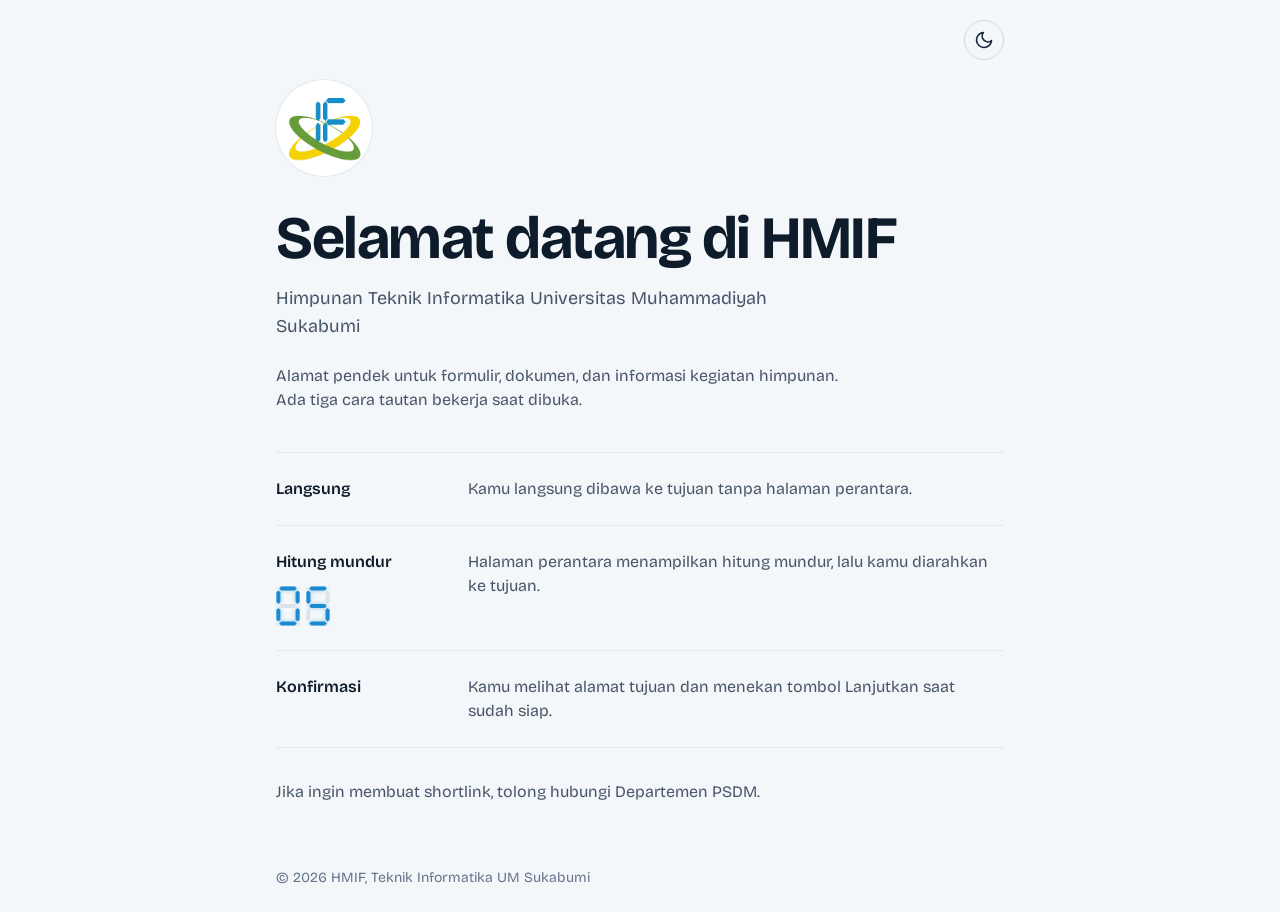
<file: index.html>
<!doctype html><html lang="id"><head><meta charset="utf-8"><meta name="viewport" content="width=device-width,initial-scale=1"><script>!function(){try{var e=localStorage.getItem("hmif-theme"),t=e?"dark"===e:window.matchMedia("(prefers-color-scheme: dark)").matches;document.documentElement.classList.toggle("dark",t)}catch(e){}}()</script><title>Selamat datang di HMIF | Teknik Informatika UM Sukabumi</title><meta name="description" content="Selamat datang di HMIF, Himpunan Teknik Informatika Universitas Muhammadiyah Sukabumi. Alamat pendek untuk formulir, dokumen, dan informasi kegiatan himpunan. Ada tiga cara tautan bekerja saat dibuka."><meta name="robots" content="index, follow"><meta name="theme-color" content="#1b8ad0"><meta property="og:site_name" content="HMIF"><meta property="og:type" content="website"><meta property="og:title" content="Selamat datang di HMIF | Teknik Informatika UM Sukabumi"><meta property="og:description" content="Selamat datang di HMIF, Himpunan Teknik Informatika Universitas Muhammadiyah Sukabumi. Alamat pendek untuk formulir, dokumen, dan informasi kegiatan himpunan. Ada tiga cara tautan bekerja saat dibuka."><meta property="og:image" content="https://s.hmifummi.my.id/assets/logo.png"><meta property="og:url" content="https://s.hmifummi.my.id/"><meta name="twitter:card" content="summary"><meta name="twitter:title" content="Selamat datang di HMIF | Teknik Informatika UM Sukabumi"><meta name="twitter:description" content="Selamat datang di HMIF, Himpunan Teknik Informatika Universitas Muhammadiyah Sukabumi. Alamat pendek untuk formulir, dokumen, dan informasi kegiatan himpunan. Ada tiga cara tautan bekerja saat dibuka."><meta name="twitter:image" content="https://s.hmifummi.my.id/assets/logo.png"><link rel="icon" type="image/png" href="assets/logo.png"><link rel="preconnect" href="https://fonts.googleapis.com"><link rel="preconnect" href="https://fonts.gstatic.com" crossorigin><link rel="stylesheet" href="https://fonts.googleapis.com/css2?family=Bricolage+Grotesque:opsz,wght@12..96,400;12..96,500;12..96,700&display=swap"><link rel="stylesheet" href="assets/site.css"></head><body><div class="flex min-h-screen flex-col"><header class="mx-auto flex w-full max-w-3xl items-center justify-between px-5 py-5"><span></span> <button type="button" data-theme-toggle aria-label="Ganti mode gelap atau terang" class="grid h-10 w-10 place-items-center rounded-full border border-slate-300 text-ink-800 transition-colors hover:bg-slate-100 dark:border-ink-700 dark:text-slate-200 dark:hover:bg-ink-800"><svg class="h-5 w-5 dark:hidden" viewBox="0 0 24 24" fill="none" stroke="currentColor" stroke-width="2" stroke-linecap="round" stroke-linejoin="round" aria-hidden="true"><path d="M21 12.8A9 9 0 1 1 11.2 3a7 7 0 0 0 9.8 9.8z"/></svg> <svg class="hidden h-5 w-5 dark:block" viewBox="0 0 24 24" fill="none" stroke="currentColor" stroke-width="2" stroke-linecap="round" stroke-linejoin="round" aria-hidden="true"><path d="M12 8a4 4 0 1 0 0 8 4 4 0 0 0 0-8zM12 2v2M12 20v2M2 12h2M20 12h2M4.9 4.9l1.4 1.4M17.7 17.7l1.4 1.4M4.9 19.1l1.4-1.4M17.7 6.3l1.4-1.4"/></svg></button></header><main class="mx-auto flex w-full max-w-3xl flex-1 flex-col justify-center px-5 pb-10"><span class="grid h-24 w-24 shrink-0 place-items-center overflow-hidden rounded-full bg-white ring-1 ring-slate-200 dark:ring-ink-700"><img src="assets/logo.png" alt="Logo HMIF" class="h-[88%] w-[88%] object-contain"></span><h1 class="mt-8 text-4xl font-bold tracking-tight sm:text-6xl">Selamat datang di HMIF</h1><p class="mt-4 max-w-xl text-lg text-slate-600 dark:text-slate-300">Himpunan Teknik Informatika Universitas Muhammadiyah Sukabumi</p><p class="mt-6 max-w-xl text-slate-600 dark:text-slate-300">Alamat pendek untuk formulir, dokumen, dan informasi kegiatan himpunan. Ada tiga cara tautan bekerja saat dibuka.</p><dl class="mt-10 divide-y divide-slate-200 border-y border-slate-200 dark:divide-ink-700 dark:border-ink-700"><div class="py-6 sm:grid sm:grid-cols-[10rem_1fr] sm:gap-8"><dt><span class="font-semibold">Langsung</span></dt><dd class="mt-2 text-slate-600 dark:text-slate-300 sm:mt-0">Kamu langsung dibawa ke tujuan tanpa halaman perantara.</dd></div><div class="py-6 sm:grid sm:grid-cols-[10rem_1fr] sm:gap-8"><dt><span class="font-semibold">Hitung mundur</span><div class="mt-3 flex gap-1.5"><svg viewBox="0 0 60 100" class="h-10 aspect-[3/5]" data-digit aria-hidden="true"><path class="seg" data-k="a" data-on="1" d="M8 6 L13 1 L47 1 L52 6 L47 11 L13 11 Z"/><path class="seg" data-k="b" data-on="1" d="M54 11 L59 16 L59 40 L54 45 L49 40 L49 16 Z"/><path class="seg" data-k="c" data-on="1" d="M54 55 L59 60 L59 84 L54 89 L49 84 L49 60 Z"/><path class="seg" data-k="d" data-on="1" d="M8 94 L13 89 L47 89 L52 94 L47 99 L13 99 Z"/><path class="seg" data-k="e" data-on="1" d="M6 55 L11 60 L11 84 L6 89 L1 84 L1 60 Z"/><path class="seg" data-k="f" data-on="1" d="M6 11 L11 16 L11 40 L6 45 L1 40 L1 16 Z"/><path class="seg" data-k="g" data-on="0" d="M8 50 L13 45 L47 45 L52 50 L47 55 L13 55 Z"/></svg><svg viewBox="0 0 60 100" class="h-10 aspect-[3/5]" data-digit aria-hidden="true"><path class="seg" data-k="a" data-on="1" d="M8 6 L13 1 L47 1 L52 6 L47 11 L13 11 Z"/><path class="seg" data-k="b" data-on="0" d="M54 11 L59 16 L59 40 L54 45 L49 40 L49 16 Z"/><path class="seg" data-k="c" data-on="1" d="M54 55 L59 60 L59 84 L54 89 L49 84 L49 60 Z"/><path class="seg" data-k="d" data-on="1" d="M8 94 L13 89 L47 89 L52 94 L47 99 L13 99 Z"/><path class="seg" data-k="e" data-on="0" d="M6 55 L11 60 L11 84 L6 89 L1 84 L1 60 Z"/><path class="seg" data-k="f" data-on="1" d="M6 11 L11 16 L11 40 L6 45 L1 40 L1 16 Z"/><path class="seg" data-k="g" data-on="1" d="M8 50 L13 45 L47 45 L52 50 L47 55 L13 55 Z"/></svg></div></dt><dd class="mt-2 text-slate-600 dark:text-slate-300 sm:mt-0">Halaman perantara menampilkan hitung mundur, lalu kamu diarahkan ke tujuan.</dd></div><div class="py-6 sm:grid sm:grid-cols-[10rem_1fr] sm:gap-8"><dt><span class="font-semibold">Konfirmasi</span></dt><dd class="mt-2 text-slate-600 dark:text-slate-300 sm:mt-0">Kamu melihat alamat tujuan dan menekan tombol Lanjutkan saat sudah siap.</dd></div></dl><p class="mt-8 text-slate-600 dark:text-slate-300">Jika ingin membuat shortlink, tolong hubungi Departemen PSDM.</p></main><footer class="mx-auto w-full max-w-3xl px-5 py-6 text-sm text-slate-500 dark:text-slate-400">&copy; 2026 HMIF, Teknik Informatika UM Sukabumi</footer></div><script>document.querySelectorAll("[data-theme-toggle]").forEach(function(t){t.addEventListener("click",function(){var t=document.documentElement.classList.toggle("dark");try{localStorage.setItem("hmif-theme",t?"dark":"light")}catch(t){}})})</script></body></html>
</file>
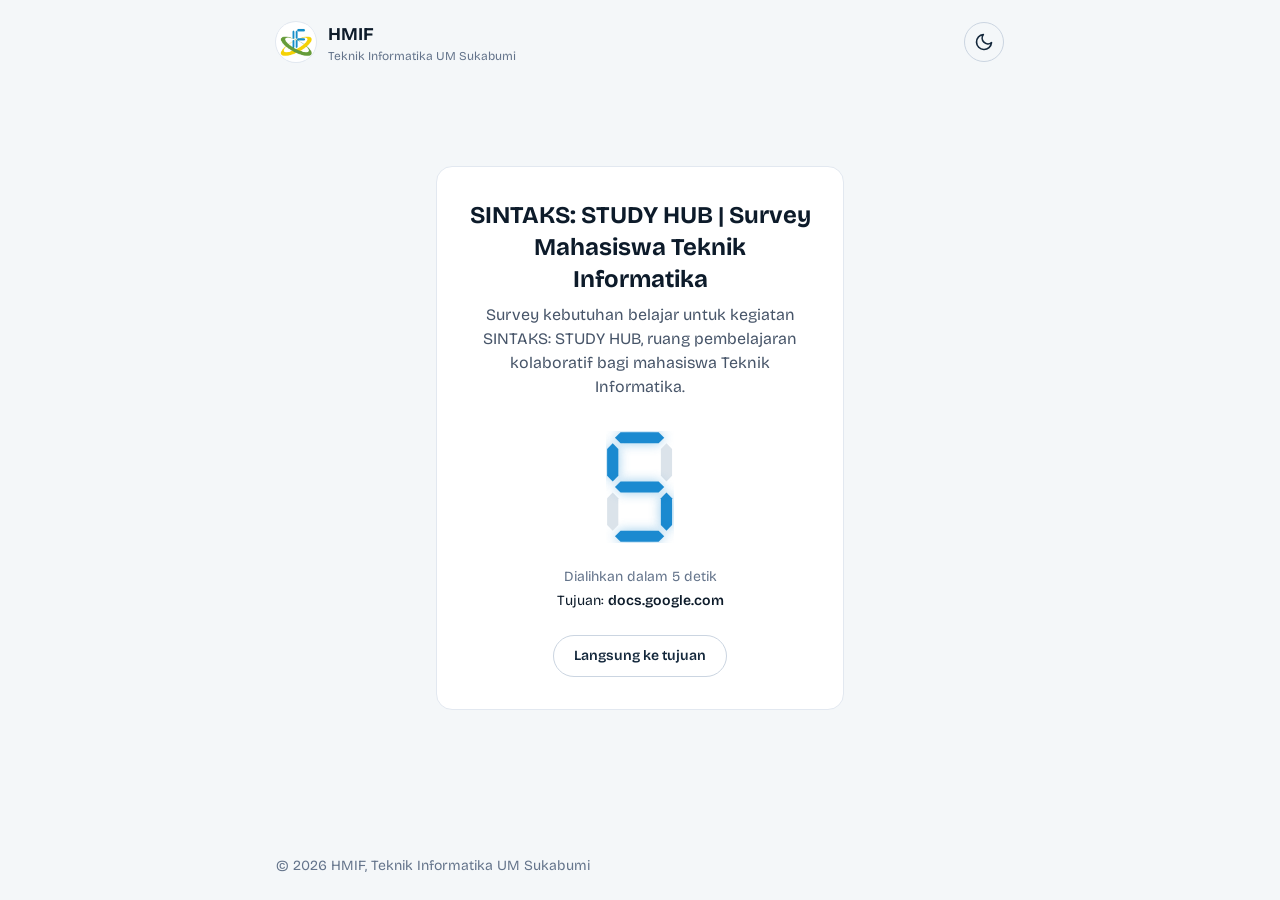
<file: survey-sintaks-studyhub/index.html>
<!doctype html><html lang="id"><head><meta charset="utf-8"><meta name="viewport" content="width=device-width,initial-scale=1"><script>!function(){try{var e=localStorage.getItem("hmif-theme"),t=e?"dark"===e:window.matchMedia("(prefers-color-scheme: dark)").matches;document.documentElement.classList.toggle("dark",t)}catch(e){}}()</script><title>SINTAKS: STUDY HUB | Survey Mahasiswa Teknik Informatika</title><meta name="description" content="Isi survey SINTAKS: STUDY HUB untuk membantu menentukan mata kuliah dan topik pembahasan yang dibutuhkan mahasiswa Teknik Informatika."><meta name="keywords" content="SINTAKS, Study Hub, HMIF, Teknik Informatika, mahasiswa baru, survey akademik, belajar bersama, PSDM, Universitas Muhammadiyah Sukabumi"><meta name="robots" content="noindex, follow"><meta name="theme-color" content="#1b8ad0"><meta property="og:site_name" content="HMIF"><meta property="og:type" content="website"><meta property="og:title" content="SINTAKS: STUDY HUB | Survey Mahasiswa Teknik Informatika"><meta property="og:description" content="Bantu kami menentukan mata kuliah dan topik yang akan dibahas dalam SINTAKS: STUDY HUB. Isi survey hanya sekitar 2–3 menit."><meta property="og:image" content="https://i.ibb.co.com/G4KMDhpx/Header-Sintaks.png"><meta property="og:url" content="https://s.hmifummi.my.id/survey-sintaks-studyhub/"><meta name="twitter:card" content="summary"><meta name="twitter:title" content="SINTAKS: STUDY HUB | Survey Mahasiswa Teknik Informatika"><meta name="twitter:description" content="Bantu kami menentukan mata kuliah dan topik yang akan dibahas dalam SINTAKS: STUDY HUB. Isi survey hanya sekitar 2–3 menit."><meta name="twitter:image" content="https://i.ibb.co.com/G4KMDhpx/Header-Sintaks.png"><link rel="icon" type="image/png" href="../assets/logo.png"><link rel="preconnect" href="https://fonts.googleapis.com"><link rel="preconnect" href="https://fonts.gstatic.com" crossorigin><link rel="stylesheet" href="https://fonts.googleapis.com/css2?family=Bricolage+Grotesque:opsz,wght@12..96,400;12..96,500;12..96,700&display=swap"><link rel="stylesheet" href="../assets/site.css"></head><body><div class="flex min-h-screen flex-col"><header class="mx-auto flex w-full max-w-3xl items-center justify-between px-5 py-5"><a href="../" class="flex items-center gap-3"><span class="grid h-10 w-10 shrink-0 place-items-center overflow-hidden rounded-full bg-white ring-1 ring-slate-200 dark:ring-ink-700"><img src="../assets/logo.png" alt="Logo HMIF" class="h-[88%] w-[88%] object-contain"></span><span class="leading-tight"><span class="block text-lg font-bold">HMIF</span><span class="block text-xs text-slate-500 dark:text-slate-400">Teknik Informatika UM Sukabumi</span></span></a> <button type="button" data-theme-toggle aria-label="Ganti mode gelap atau terang" class="grid h-10 w-10 place-items-center rounded-full border border-slate-300 text-ink-800 transition-colors hover:bg-slate-100 dark:border-ink-700 dark:text-slate-200 dark:hover:bg-ink-800"><svg class="h-5 w-5 dark:hidden" viewBox="0 0 24 24" fill="none" stroke="currentColor" stroke-width="2" stroke-linecap="round" stroke-linejoin="round" aria-hidden="true"><path d="M21 12.8A9 9 0 1 1 11.2 3a7 7 0 0 0 9.8 9.8z"/></svg> <svg class="hidden h-5 w-5 dark:block" viewBox="0 0 24 24" fill="none" stroke="currentColor" stroke-width="2" stroke-linecap="round" stroke-linejoin="round" aria-hidden="true"><path d="M12 8a4 4 0 1 0 0 8 4 4 0 0 0 0-8zM12 2v2M12 20v2M2 12h2M20 12h2M4.9 4.9l1.4 1.4M17.7 17.7l1.4 1.4M4.9 19.1l1.4-1.4M17.7 6.3l1.4-1.4"/></svg></button></header><main class="mx-auto flex w-full max-w-md flex-1 flex-col justify-center px-5 pb-10"><div class="card p-8 text-center"><h1 class="text-2xl font-bold">SINTAKS: STUDY HUB | Survey Mahasiswa Teknik Informatika</h1><p class="mt-2 text-slate-600 dark:text-slate-300">Survey kebutuhan belajar untuk kegiatan SINTAKS: STUDY HUB, ruang pembelajaran kolaboratif bagi mahasiswa Teknik Informatika.</p><div class="mt-8 flex justify-center gap-3" role="img" aria-label="Hitung mundur 5 detik"><svg viewBox="0 0 60 100" class="h-28 aspect-[3/5]" data-digit aria-hidden="true"><path class="seg" data-k="a" data-on="1" d="M8 6 L13 1 L47 1 L52 6 L47 11 L13 11 Z"/><path class="seg" data-k="b" data-on="0" d="M54 11 L59 16 L59 40 L54 45 L49 40 L49 16 Z"/><path class="seg" data-k="c" data-on="1" d="M54 55 L59 60 L59 84 L54 89 L49 84 L49 60 Z"/><path class="seg" data-k="d" data-on="1" d="M8 94 L13 89 L47 89 L52 94 L47 99 L13 99 Z"/><path class="seg" data-k="e" data-on="0" d="M6 55 L11 60 L11 84 L6 89 L1 84 L1 60 Z"/><path class="seg" data-k="f" data-on="1" d="M6 11 L11 16 L11 40 L6 45 L1 40 L1 16 Z"/><path class="seg" data-k="g" data-on="1" d="M8 50 L13 45 L47 45 L52 50 L47 55 L13 55 Z"/></svg></div><p class="mt-6 text-sm text-slate-500 dark:text-slate-400" data-status>Dialihkan dalam 5 detik</p><p class="mt-1 text-sm">Tujuan: <span class="font-semibold">docs.google.com</span></p><a class="btn-quiet mt-6" href="https://docs.google.com/forms/d/e/1FAIpQLSeR3IGUvw-j-_DPxBRxQZtF4zIcoKNCQBOTO-9r2QaPyrAQgg/viewform?usp=publish-editor" rel="noopener noreferrer">Langsung ke tujuan</a></div></main><footer class="mx-auto w-full max-w-3xl px-5 py-6 text-sm text-slate-500 dark:text-slate-400">&copy; 2026 HMIF, Teknik Informatika UM Sukabumi</footer></div><script>document.querySelectorAll("[data-theme-toggle]").forEach(function(t){t.addEventListener("click",function(){var t=document.documentElement.classList.toggle("dark");try{localStorage.setItem("hmif-theme",t?"dark":"light")}catch(t){}})})</script><script>!function(){var t=["abcdef","bc","abged","abgcd","fgbc","afgcd","afgedc","abc","abcdefg","abcdfg"],a=[].slice.call(document.querySelectorAll("[data-digit]")),e=document.querySelector("[data-status]"),c=Date.now()+5e3,o=!1;function n(){var n=Math.max(0,Math.ceil((c-Date.now())/1e3));!function(c){for(var o=String(c);o.length<a.length;)o="0"+o;a.forEach(function(a,e){var c=t[+o.charAt(e)];[].forEach.call(a.querySelectorAll("[data-k]"),function(t){t.setAttribute("data-on",c.indexOf(t.getAttribute("data-k"))>-1?"1":"0")})}),e&&(e.textContent=c>0?"Dialihkan dalam "+c+" detik":"Mengalihkan…")}(n),n<=0&&!o&&(o=!0,location.replace("https://docs.google.com/forms/d/e/1FAIpQLSeR3IGUvw-j-_DPxBRxQZtF4zIcoKNCQBOTO-9r2QaPyrAQgg/viewform?usp=publish-editor"))}n(),setInterval(n,250)}()</script></body></html>
</file>
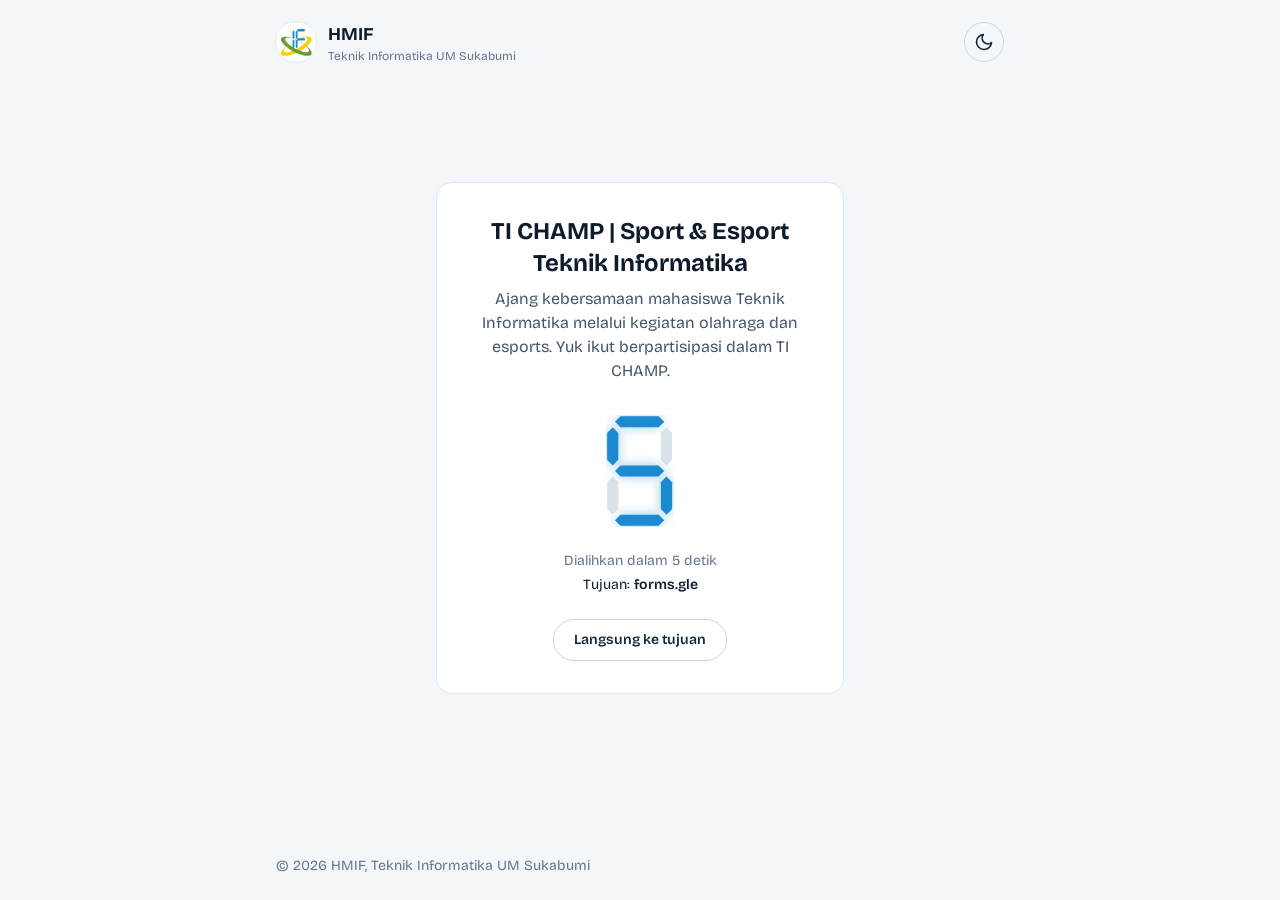
<file: survey-tichamp/index.html>
<!doctype html><html lang="id"><head><meta charset="utf-8"><meta name="viewport" content="width=device-width,initial-scale=1"><script>!function(){try{var e=localStorage.getItem("hmif-theme"),t=e?"dark"===e:window.matchMedia("(prefers-color-scheme: dark)").matches;document.documentElement.classList.toggle("dark",t)}catch(e){}}()</script><title>TI CHAMP | Sport &amp; Esport Teknik Informatika</title><meta name="description" content="TI CHAMP merupakan kegiatan yang mempertemukan mahasiswa Teknik Informatika melalui kompetisi Sport dan Esport untuk membangun kebersamaan, solidaritas, dan semangat berkompetisi."><meta name="keywords" content="TI CHAMP, HMIF, Teknik Informatika, Sport, Esport, olahraga, esports, mahasiswa Teknik Informatika, Universitas Muhammadiyah Sukabumi"><meta name="robots" content="noindex, follow"><meta name="theme-color" content="#1b8ad0"><meta property="og:site_name" content="HMIF"><meta property="og:type" content="website"><meta property="og:title" content="TI CHAMP | Sport &amp; Esport Teknik Informatika"><meta property="og:description" content="Satukan semangat, bangun kebersamaan, dan tunjukkan kemampuanmu melalui TI CHAMP. Ikuti rangkaian Sport &amp; Esport mahasiswa Teknik Informatika."><meta property="og:image" content="https://i.ibb.co.com/LdCZQYzk/Satu-Lintas-Satu-Semangan-We-are-The-Champion.png"><meta property="og:url" content="https://s.hmifummi.my.id/survey-tichamp/"><meta name="twitter:card" content="summary"><meta name="twitter:title" content="TI CHAMP | Sport &amp; Esport Teknik Informatika"><meta name="twitter:description" content="Satukan semangat, bangun kebersamaan, dan tunjukkan kemampuanmu melalui TI CHAMP. Ikuti rangkaian Sport &amp; Esport mahasiswa Teknik Informatika."><meta name="twitter:image" content="https://i.ibb.co.com/LdCZQYzk/Satu-Lintas-Satu-Semangan-We-are-The-Champion.png"><link rel="icon" type="image/png" href="../assets/logo.png"><link rel="preconnect" href="https://fonts.googleapis.com"><link rel="preconnect" href="https://fonts.gstatic.com" crossorigin><link rel="stylesheet" href="https://fonts.googleapis.com/css2?family=Bricolage+Grotesque:opsz,wght@12..96,400;12..96,500;12..96,700&display=swap"><link rel="stylesheet" href="../assets/site.css"></head><body><div class="flex min-h-screen flex-col"><header class="mx-auto flex w-full max-w-3xl items-center justify-between px-5 py-5"><a href="../" class="flex items-center gap-3"><span class="grid h-10 w-10 shrink-0 place-items-center overflow-hidden rounded-full bg-white ring-1 ring-slate-200 dark:ring-ink-700"><img src="../assets/logo.png" alt="Logo HMIF" class="h-[88%] w-[88%] object-contain"></span><span class="leading-tight"><span class="block text-lg font-bold">HMIF</span><span class="block text-xs text-slate-500 dark:text-slate-400">Teknik Informatika UM Sukabumi</span></span></a> <button type="button" data-theme-toggle aria-label="Ganti mode gelap atau terang" class="grid h-10 w-10 place-items-center rounded-full border border-slate-300 text-ink-800 transition-colors hover:bg-slate-100 dark:border-ink-700 dark:text-slate-200 dark:hover:bg-ink-800"><svg class="h-5 w-5 dark:hidden" viewBox="0 0 24 24" fill="none" stroke="currentColor" stroke-width="2" stroke-linecap="round" stroke-linejoin="round" aria-hidden="true"><path d="M21 12.8A9 9 0 1 1 11.2 3a7 7 0 0 0 9.8 9.8z"/></svg> <svg class="hidden h-5 w-5 dark:block" viewBox="0 0 24 24" fill="none" stroke="currentColor" stroke-width="2" stroke-linecap="round" stroke-linejoin="round" aria-hidden="true"><path d="M12 8a4 4 0 1 0 0 8 4 4 0 0 0 0-8zM12 2v2M12 20v2M2 12h2M20 12h2M4.9 4.9l1.4 1.4M17.7 17.7l1.4 1.4M4.9 19.1l1.4-1.4M17.7 6.3l1.4-1.4"/></svg></button></header><main class="mx-auto flex w-full max-w-md flex-1 flex-col justify-center px-5 pb-10"><div class="card p-8 text-center"><h1 class="text-2xl font-bold">TI CHAMP | Sport &amp; Esport Teknik Informatika</h1><p class="mt-2 text-slate-600 dark:text-slate-300">Ajang kebersamaan mahasiswa Teknik Informatika melalui kegiatan olahraga dan esports. Yuk ikut berpartisipasi dalam TI CHAMP.</p><div class="mt-8 flex justify-center gap-3" role="img" aria-label="Hitung mundur 5 detik"><svg viewBox="0 0 60 100" class="h-28 aspect-[3/5]" data-digit aria-hidden="true"><path class="seg" data-k="a" data-on="1" d="M8 6 L13 1 L47 1 L52 6 L47 11 L13 11 Z"/><path class="seg" data-k="b" data-on="0" d="M54 11 L59 16 L59 40 L54 45 L49 40 L49 16 Z"/><path class="seg" data-k="c" data-on="1" d="M54 55 L59 60 L59 84 L54 89 L49 84 L49 60 Z"/><path class="seg" data-k="d" data-on="1" d="M8 94 L13 89 L47 89 L52 94 L47 99 L13 99 Z"/><path class="seg" data-k="e" data-on="0" d="M6 55 L11 60 L11 84 L6 89 L1 84 L1 60 Z"/><path class="seg" data-k="f" data-on="1" d="M6 11 L11 16 L11 40 L6 45 L1 40 L1 16 Z"/><path class="seg" data-k="g" data-on="1" d="M8 50 L13 45 L47 45 L52 50 L47 55 L13 55 Z"/></svg></div><p class="mt-6 text-sm text-slate-500 dark:text-slate-400" data-status>Dialihkan dalam 5 detik</p><p class="mt-1 text-sm">Tujuan: <span class="font-semibold">forms.gle</span></p><a class="btn-quiet mt-6" href="https://forms.gle/B4McJMyo5eVjpLFZ9" rel="noopener noreferrer">Langsung ke tujuan</a></div></main><footer class="mx-auto w-full max-w-3xl px-5 py-6 text-sm text-slate-500 dark:text-slate-400">&copy; 2026 HMIF, Teknik Informatika UM Sukabumi</footer></div><script>document.querySelectorAll("[data-theme-toggle]").forEach(function(t){t.addEventListener("click",function(){var t=document.documentElement.classList.toggle("dark");try{localStorage.setItem("hmif-theme",t?"dark":"light")}catch(t){}})})</script><script>!function(){var t=["abcdef","bc","abged","abgcd","fgbc","afgcd","afgedc","abc","abcdefg","abcdfg"],a=[].slice.call(document.querySelectorAll("[data-digit]")),e=document.querySelector("[data-status]"),c=Date.now()+5e3,n=!1;function l(){var l=Math.max(0,Math.ceil((c-Date.now())/1e3));!function(c){for(var n=String(c);n.length<a.length;)n="0"+n;a.forEach(function(a,e){var c=t[+n.charAt(e)];[].forEach.call(a.querySelectorAll("[data-k]"),function(t){t.setAttribute("data-on",c.indexOf(t.getAttribute("data-k"))>-1?"1":"0")})}),e&&(e.textContent=c>0?"Dialihkan dalam "+c+" detik":"Mengalihkan…")}(l),l<=0&&!n&&(n=!0,location.replace("https://forms.gle/B4McJMyo5eVjpLFZ9"))}l(),setInterval(l,250)}()</script></body></html>
</file>
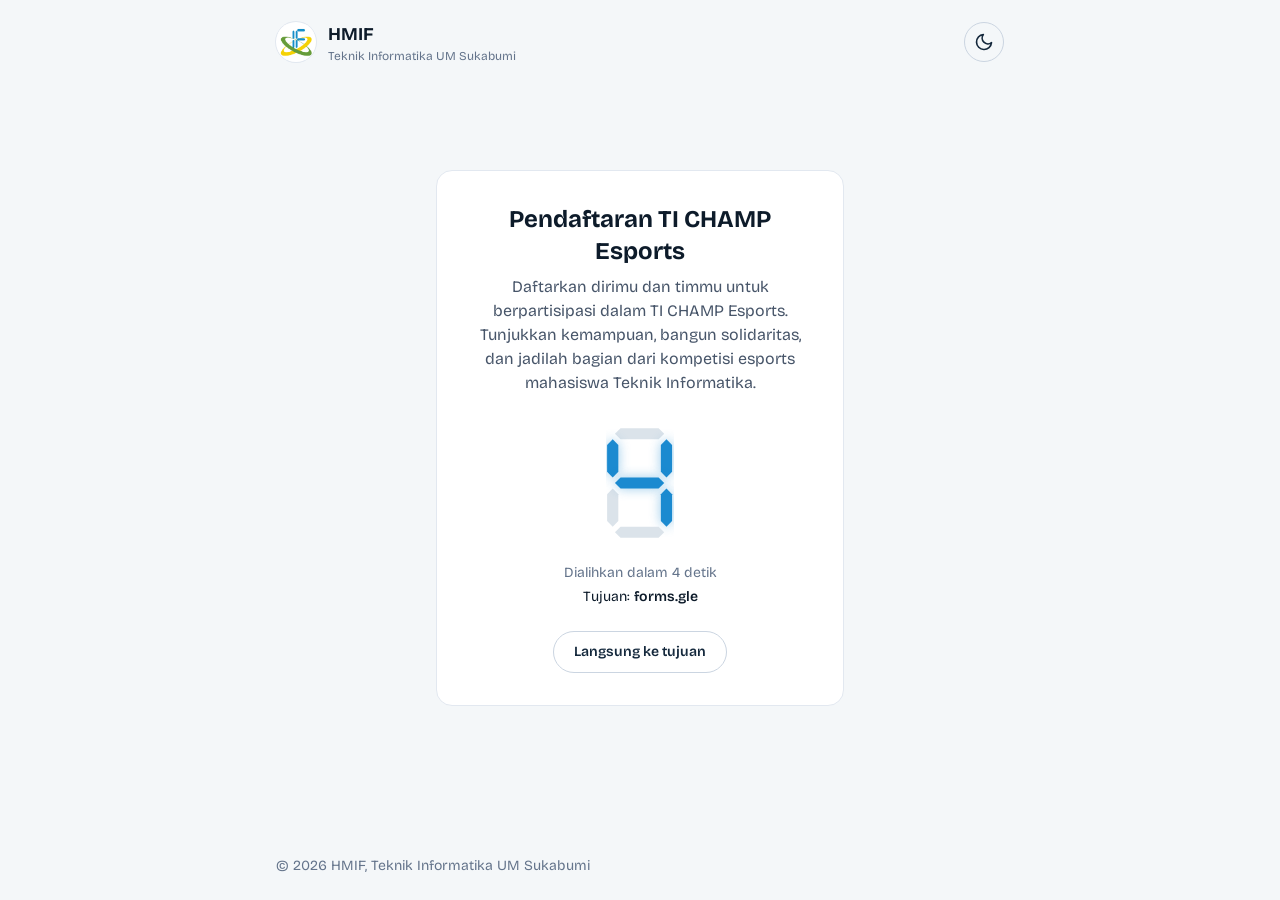
<file: ti-champ-esports/index.html>
<!doctype html><html lang="id"><head><meta charset="utf-8"><meta name="viewport" content="width=device-width,initial-scale=1"><script>!function(){try{var e=localStorage.getItem("hmif-theme"),t=e?"dark"===e:window.matchMedia("(prefers-color-scheme: dark)").matches;document.documentElement.classList.toggle("dark",t)}catch(e){}}()</script><title>TI CHAMP Esports | Pendaftaran Peserta</title><meta name="description" content="Pendaftaran resmi TI CHAMP Esports. Bergabunglah dalam kompetisi esports mahasiswa Teknik Informatika dan tunjukkan kemampuan terbaikmu."><meta name="keywords" content="TI CHAMP, TI CHAMP Esports, Pendaftaran Esports, HMIF, Teknik Informatika, Kompetisi Esports, Esports Mahasiswa, Universitas Muhammadiyah Sukabumi"><meta name="robots" content="noindex, follow"><meta name="theme-color" content="#1E1E29"><meta property="og:site_name" content="HMIF"><meta property="og:type" content="website"><meta property="og:title" content="TI CHAMP Esports | Registration"><meta property="og:description" content="Ready to compete? Daftarkan timmu sekarang dan jadilah bagian dari TI CHAMP Esports, kompetisi esports mahasiswa Teknik Informatika."><meta property="og:image" content="https://s.hmifummi.my.id/assets/logo.png"><meta property="og:url" content="https://s.hmifummi.my.id/ti-champ-esports/"><meta name="twitter:card" content="summary"><meta name="twitter:title" content="TI CHAMP Esports | Registration"><meta name="twitter:description" content="Ready to compete? Daftarkan timmu sekarang dan jadilah bagian dari TI CHAMP Esports, kompetisi esports mahasiswa Teknik Informatika."><meta name="twitter:image" content="https://s.hmifummi.my.id/assets/logo.png"><link rel="icon" type="image/png" href="../assets/logo.png"><link rel="preconnect" href="https://fonts.googleapis.com"><link rel="preconnect" href="https://fonts.gstatic.com" crossorigin><link rel="stylesheet" href="https://fonts.googleapis.com/css2?family=Bricolage+Grotesque:opsz,wght@12..96,400;12..96,500;12..96,700&display=swap"><link rel="stylesheet" href="../assets/site.css"></head><body><div class="flex min-h-screen flex-col"><header class="mx-auto flex w-full max-w-3xl items-center justify-between px-5 py-5"><a href="../" class="flex items-center gap-3"><span class="grid h-10 w-10 shrink-0 place-items-center overflow-hidden rounded-full bg-white ring-1 ring-slate-200 dark:ring-ink-700"><img src="../assets/logo.png" alt="Logo HMIF" class="h-[88%] w-[88%] object-contain"></span><span class="leading-tight"><span class="block text-lg font-bold">HMIF</span><span class="block text-xs text-slate-500 dark:text-slate-400">Teknik Informatika UM Sukabumi</span></span></a> <button type="button" data-theme-toggle aria-label="Ganti mode gelap atau terang" class="grid h-10 w-10 place-items-center rounded-full border border-slate-300 text-ink-800 transition-colors hover:bg-slate-100 dark:border-ink-700 dark:text-slate-200 dark:hover:bg-ink-800"><svg class="h-5 w-5 dark:hidden" viewBox="0 0 24 24" fill="none" stroke="currentColor" stroke-width="2" stroke-linecap="round" stroke-linejoin="round" aria-hidden="true"><path d="M21 12.8A9 9 0 1 1 11.2 3a7 7 0 0 0 9.8 9.8z"/></svg> <svg class="hidden h-5 w-5 dark:block" viewBox="0 0 24 24" fill="none" stroke="currentColor" stroke-width="2" stroke-linecap="round" stroke-linejoin="round" aria-hidden="true"><path d="M12 8a4 4 0 1 0 0 8 4 4 0 0 0 0-8zM12 2v2M12 20v2M2 12h2M20 12h2M4.9 4.9l1.4 1.4M17.7 17.7l1.4 1.4M4.9 19.1l1.4-1.4M17.7 6.3l1.4-1.4"/></svg></button></header><main class="mx-auto flex w-full max-w-md flex-1 flex-col justify-center px-5 pb-10"><div class="card p-8 text-center"><h1 class="text-2xl font-bold">Pendaftaran TI CHAMP Esports</h1><p class="mt-2 text-slate-600 dark:text-slate-300">Daftarkan dirimu dan timmu untuk berpartisipasi dalam TI CHAMP Esports. Tunjukkan kemampuan, bangun solidaritas, dan jadilah bagian dari kompetisi esports mahasiswa Teknik Informatika.</p><div class="mt-8 flex justify-center gap-3" role="img" aria-label="Hitung mundur 5 detik"><svg viewBox="0 0 60 100" class="h-28 aspect-[3/5]" data-digit aria-hidden="true"><path class="seg" data-k="a" data-on="1" d="M8 6 L13 1 L47 1 L52 6 L47 11 L13 11 Z"/><path class="seg" data-k="b" data-on="0" d="M54 11 L59 16 L59 40 L54 45 L49 40 L49 16 Z"/><path class="seg" data-k="c" data-on="1" d="M54 55 L59 60 L59 84 L54 89 L49 84 L49 60 Z"/><path class="seg" data-k="d" data-on="1" d="M8 94 L13 89 L47 89 L52 94 L47 99 L13 99 Z"/><path class="seg" data-k="e" data-on="0" d="M6 55 L11 60 L11 84 L6 89 L1 84 L1 60 Z"/><path class="seg" data-k="f" data-on="1" d="M6 11 L11 16 L11 40 L6 45 L1 40 L1 16 Z"/><path class="seg" data-k="g" data-on="1" d="M8 50 L13 45 L47 45 L52 50 L47 55 L13 55 Z"/></svg></div><p class="mt-6 text-sm text-slate-500 dark:text-slate-400" data-status>Dialihkan dalam 5 detik</p><p class="mt-1 text-sm">Tujuan: <span class="font-semibold">forms.gle</span></p><a class="btn-quiet mt-6" href="https://forms.gle/2XjMYnGpVa6zED1q7" rel="noopener noreferrer">Langsung ke tujuan</a></div></main><footer class="mx-auto w-full max-w-3xl px-5 py-6 text-sm text-slate-500 dark:text-slate-400">&copy; 2026 HMIF, Teknik Informatika UM Sukabumi</footer></div><script>document.querySelectorAll("[data-theme-toggle]").forEach(function(t){t.addEventListener("click",function(){var t=document.documentElement.classList.toggle("dark");try{localStorage.setItem("hmif-theme",t?"dark":"light")}catch(t){}})})</script><script>!function(){var t=["abcdef","bc","abged","abgcd","fgbc","afgcd","afgedc","abc","abcdefg","abcdfg"],a=[].slice.call(document.querySelectorAll("[data-digit]")),e=document.querySelector("[data-status]"),c=Date.now()+5e3,n=!1;function l(){var l=Math.max(0,Math.ceil((c-Date.now())/1e3));!function(c){for(var n=String(c);n.length<a.length;)n="0"+n;a.forEach(function(a,e){var c=t[+n.charAt(e)];[].forEach.call(a.querySelectorAll("[data-k]"),function(t){t.setAttribute("data-on",c.indexOf(t.getAttribute("data-k"))>-1?"1":"0")})}),e&&(e.textContent=c>0?"Dialihkan dalam "+c+" detik":"Mengalihkan…")}(l),l<=0&&!n&&(n=!0,location.replace("https://forms.gle/2XjMYnGpVa6zED1q7"))}l(),setInterval(l,250)}()</script></body></html>
</file>
<file: assets/site.css>
*,:after,:before{--tw-border-spacing-x:0;--tw-border-spacing-y:0;--tw-translate-x:0;--tw-translate-y:0;--tw-rotate:0;--tw-skew-x:0;--tw-skew-y:0;--tw-scale-x:1;--tw-scale-y:1;--tw-pan-x: ;--tw-pan-y: ;--tw-pinch-zoom: ;--tw-scroll-snap-strictness:proximity;--tw-gradient-from-position: ;--tw-gradient-via-position: ;--tw-gradient-to-position: ;--tw-ordinal: ;--tw-slashed-zero: ;--tw-numeric-figure: ;--tw-numeric-spacing: ;--tw-numeric-fraction: ;--tw-ring-inset: ;--tw-ring-offset-width:0px;--tw-ring-offset-color:#fff;--tw-ring-color:rgba(59,130,246,.5);--tw-ring-offset-shadow:0 0 #0000;--tw-ring-shadow:0 0 #0000;--tw-shadow:0 0 #0000;--tw-shadow-colored:0 0 #0000;--tw-blur: ;--tw-brightness: ;--tw-contrast: ;--tw-grayscale: ;--tw-hue-rotate: ;--tw-invert: ;--tw-saturate: ;--tw-sepia: ;--tw-drop-shadow: ;--tw-backdrop-blur: ;--tw-backdrop-brightness: ;--tw-backdrop-contrast: ;--tw-backdrop-grayscale: ;--tw-backdrop-hue-rotate: ;--tw-backdrop-invert: ;--tw-backdrop-opacity: ;--tw-backdrop-saturate: ;--tw-backdrop-sepia: ;--tw-contain-size: ;--tw-contain-layout: ;--tw-contain-paint: ;--tw-contain-style: }::backdrop{--tw-border-spacing-x:0;--tw-border-spacing-y:0;--tw-translate-x:0;--tw-translate-y:0;--tw-rotate:0;--tw-skew-x:0;--tw-skew-y:0;--tw-scale-x:1;--tw-scale-y:1;--tw-pan-x: ;--tw-pan-y: ;--tw-pinch-zoom: ;--tw-scroll-snap-strictness:proximity;--tw-gradient-from-position: ;--tw-gradient-via-position: ;--tw-gradient-to-position: ;--tw-ordinal: ;--tw-slashed-zero: ;--tw-numeric-figure: ;--tw-numeric-spacing: ;--tw-numeric-fraction: ;--tw-ring-inset: ;--tw-ring-offset-width:0px;--tw-ring-offset-color:#fff;--tw-ring-color:rgba(59,130,246,.5);--tw-ring-offset-shadow:0 0 #0000;--tw-ring-shadow:0 0 #0000;--tw-shadow:0 0 #0000;--tw-shadow-colored:0 0 #0000;--tw-blur: ;--tw-brightness: ;--tw-contrast: ;--tw-grayscale: ;--tw-hue-rotate: ;--tw-invert: ;--tw-saturate: ;--tw-sepia: ;--tw-drop-shadow: ;--tw-backdrop-blur: ;--tw-backdrop-brightness: ;--tw-backdrop-contrast: ;--tw-backdrop-grayscale: ;--tw-backdrop-hue-rotate: ;--tw-backdrop-invert: ;--tw-backdrop-opacity: ;--tw-backdrop-saturate: ;--tw-backdrop-sepia: ;--tw-contain-size: ;--tw-contain-layout: ;--tw-contain-paint: ;--tw-contain-style: }/*! tailwindcss v3.4.19 | MIT License | https://tailwindcss.com*/*,:after,:before{box-sizing:border-box;border:0 solid #e5e7eb}:after,:before{--tw-content:""}:host,html{line-height:1.5;-webkit-text-size-adjust:100%;-moz-tab-size:4;-o-tab-size:4;tab-size:4;font-family:Bricolage Grotesque,ui-sans-serif,system-ui,sans-serif;font-feature-settings:normal;font-variation-settings:normal;-webkit-tap-highlight-color:transparent}body{margin:0;line-height:inherit}hr{height:0;color:inherit;border-top-width:1px}abbr:where([title]){-webkit-text-decoration:underline dotted;text-decoration:underline dotted}h1,h2,h3,h4,h5,h6{font-size:inherit;font-weight:inherit}a{color:inherit;text-decoration:inherit}b,strong{font-weight:bolder}code,kbd,pre,samp{font-family:ui-monospace,SFMono-Regular,Menlo,Monaco,Consolas,Liberation Mono,Courier New,monospace;font-feature-settings:normal;font-variation-settings:normal;font-size:1em}small{font-size:80%}sub,sup{font-size:75%;line-height:0;position:relative;vertical-align:baseline}sub{bottom:-.25em}sup{top:-.5em}table{text-indent:0;border-color:inherit;border-collapse:collapse}button,input,optgroup,select,textarea{font-family:inherit;font-feature-settings:inherit;font-variation-settings:inherit;font-size:100%;font-weight:inherit;line-height:inherit;letter-spacing:inherit;color:inherit;margin:0;padding:0}button,select{text-transform:none}button,input:where([type=button]),input:where([type=reset]),input:where([type=submit]){-webkit-appearance:button;background-color:transparent;background-image:none}:-moz-focusring{outline:auto}:-moz-ui-invalid{box-shadow:none}progress{vertical-align:baseline}::-webkit-inner-spin-button,::-webkit-outer-spin-button{height:auto}[type=search]{-webkit-appearance:textfield;outline-offset:-2px}::-webkit-search-decoration{-webkit-appearance:none}::-webkit-file-upload-button{-webkit-appearance:button;font:inherit}summary{display:list-item}blockquote,dd,dl,figure,h1,h2,h3,h4,h5,h6,hr,p,pre{margin:0}fieldset{margin:0}fieldset,legend{padding:0}menu,ol,ul{list-style:none;margin:0;padding:0}dialog{padding:0}textarea{resize:vertical}input::-moz-placeholder,textarea::-moz-placeholder{opacity:1;color:#9ca3af}input::placeholder,textarea::placeholder{opacity:1;color:#9ca3af}[role=button],button{cursor:pointer}:disabled{cursor:default}audio,canvas,embed,iframe,img,object,svg,video{display:block;vertical-align:middle}img,video{max-width:100%;height:auto}[hidden]:where(:not([hidden=until-found])){display:none}html{-webkit-font-smoothing:antialiased;-moz-osx-font-smoothing:grayscale}body{min-height:100vh;--tw-bg-opacity:1;background-color:rgb(244 247 249/var(--tw-bg-opacity,1));font-family:Bricolage Grotesque,ui-sans-serif,system-ui,sans-serif;--tw-text-opacity:1;color:rgb(13 27 42/var(--tw-text-opacity,1))}body:is(.dark *){--tw-bg-opacity:1;background-color:rgb(8 18 28/var(--tw-bg-opacity,1));--tw-text-opacity:1;color:rgb(241 245 249/var(--tw-text-opacity,1))}:focus-visible{outline-style:solid;outline-width:2px;outline-offset:2px;outline-color:#1b8ad0}.card{border-radius:1rem;border-width:1px;--tw-border-opacity:1;border-color:rgb(226 232 240/var(--tw-border-opacity,1));--tw-bg-opacity:1;background-color:rgb(255 255 255/var(--tw-bg-opacity,1))}.card:is(.dark *){--tw-border-opacity:1;border-color:rgb(30 58 82/var(--tw-border-opacity,1));--tw-bg-opacity:1;background-color:rgb(13 27 42/var(--tw-bg-opacity,1))}.btn-primary{display:inline-flex;align-items:center;justify-content:center;gap:.5rem;border-radius:9999px;padding:.625rem 1.25rem;font-size:.875rem;line-height:1.25rem;font-weight:600;transition-property:color,background-color,border-color,text-decoration-color,fill,stroke;transition-timing-function:cubic-bezier(.4,0,.2,1);transition-duration:.15s}.btn-primary:disabled{cursor:not-allowed;opacity:.5}.btn-primary{--tw-bg-opacity:1;background-color:rgb(16 111 176/var(--tw-bg-opacity,1));--tw-text-opacity:1;color:rgb(255 255 255/var(--tw-text-opacity,1))}.btn-primary:hover{--tw-bg-opacity:1;background-color:rgb(15 90 144/var(--tw-bg-opacity,1))}.btn-primary:is(.dark *){--tw-bg-opacity:1;background-color:rgb(27 138 208/var(--tw-bg-opacity,1))}.btn-primary:hover:is(.dark *){--tw-bg-opacity:1;background-color:rgb(70 160 227/var(--tw-bg-opacity,1))}.btn-quiet{display:inline-flex;align-items:center;justify-content:center;gap:.5rem;border-radius:9999px;padding:.625rem 1.25rem;font-size:.875rem;line-height:1.25rem;font-weight:600;transition-property:color,background-color,border-color,text-decoration-color,fill,stroke;transition-timing-function:cubic-bezier(.4,0,.2,1);transition-duration:.15s}.btn-quiet:disabled{cursor:not-allowed;opacity:.5}.btn-quiet{border-width:1px;--tw-border-opacity:1;border-color:rgb(203 213 225/var(--tw-border-opacity,1));--tw-text-opacity:1;color:rgb(20 40 60/var(--tw-text-opacity,1))}.btn-quiet:hover{--tw-bg-opacity:1;background-color:rgb(241 245 249/var(--tw-bg-opacity,1))}.btn-quiet:is(.dark *){--tw-border-opacity:1;border-color:rgb(30 58 82/var(--tw-border-opacity,1));--tw-text-opacity:1;color:rgb(226 232 240/var(--tw-text-opacity,1))}.btn-quiet:hover:is(.dark *){--tw-bg-opacity:1;background-color:rgb(20 40 60/var(--tw-bg-opacity,1))}.btn-danger{display:inline-flex;align-items:center;justify-content:center;gap:.5rem;border-radius:9999px;padding:.625rem 1.25rem;font-size:.875rem;line-height:1.25rem;font-weight:600;transition-property:color,background-color,border-color,text-decoration-color,fill,stroke;transition-timing-function:cubic-bezier(.4,0,.2,1);transition-duration:.15s}.btn-danger:disabled{cursor:not-allowed;opacity:.5}.btn-danger{--tw-text-opacity:1;color:rgb(220 38 38/var(--tw-text-opacity,1))}.btn-danger:hover{--tw-bg-opacity:1;background-color:rgb(254 242 242/var(--tw-bg-opacity,1))}.btn-danger:is(.dark *){--tw-text-opacity:1;color:rgb(248 113 113/var(--tw-text-opacity,1))}.btn-danger:hover:is(.dark *){background-color:rgba(69,10,10,.4)}.field{width:100%;border-radius:.5rem;border-width:1px;--tw-border-opacity:1;border-color:rgb(203 213 225/var(--tw-border-opacity,1));--tw-bg-opacity:1;background-color:rgb(255 255 255/var(--tw-bg-opacity,1));padding:.5rem .75rem;font-size:.875rem;line-height:1.25rem}.field::-moz-placeholder{--tw-text-opacity:1;color:rgb(148 163 184/var(--tw-text-opacity,1))}.field::placeholder{--tw-text-opacity:1;color:rgb(148 163 184/var(--tw-text-opacity,1))}.field:focus{--tw-border-opacity:1;border-color:rgb(27 138 208/var(--tw-border-opacity,1));outline:2px solid transparent;outline-offset:2px;--tw-ring-offset-shadow:var(--tw-ring-inset) 0 0 0 var(--tw-ring-offset-width) var(--tw-ring-offset-color);--tw-ring-shadow:var(--tw-ring-inset) 0 0 0 calc(2px + var(--tw-ring-offset-width)) var(--tw-ring-color);box-shadow:var(--tw-ring-offset-shadow),var(--tw-ring-shadow),var(--tw-shadow,0 0 #0000);--tw-ring-color:rgba(27,138,208,.3)}.field:is(.dark *){--tw-border-opacity:1;border-color:rgb(30 58 82/var(--tw-border-opacity,1));--tw-bg-opacity:1;background-color:rgb(8 18 28/var(--tw-bg-opacity,1))}.label{margin-bottom:.25rem;display:block;font-size:.875rem;line-height:1.25rem;font-weight:500}.hint{margin-top:.25rem;font-size:.75rem;line-height:1rem;--tw-text-opacity:1;color:rgb(100 116 139/var(--tw-text-opacity,1))}.hint:is(.dark *){--tw-text-opacity:1;color:rgb(148 163 184/var(--tw-text-opacity,1))}.seg{fill:#dbe3ea;transition:fill .2s}.dark .seg{fill:#14283c}.seg[data-on="1"]{fill:#1b8ad0;filter:drop-shadow(0 0 5px rgb(27 138 208/.45))}@media (prefers-reduced-motion:reduce){.seg{transition:none}}.fixed{position:fixed}.inset-0{inset:0}.z-50{z-index:50}.mx-auto{margin-left:auto;margin-right:auto}.\!mt-0{margin-top:0!important}.mt-0\.5{margin-top:.125rem}.mt-1{margin-top:.25rem}.mt-10{margin-top:2.5rem}.mt-2{margin-top:.5rem}.mt-3{margin-top:.75rem}.mt-4{margin-top:1rem}.mt-6{margin-top:1.5rem}.mt-8{margin-top:2rem}.block{display:block}.inline{display:inline}.flex{display:flex}.grid{display:grid}.hidden{display:none}.aspect-\[3\/5\]{aspect-ratio:3/5}.h-10{height:2.5rem}.h-11{height:2.75rem}.h-24{height:6rem}.h-28{height:7rem}.h-4{height:1rem}.h-5{height:1.25rem}.h-\[88\%\]{height:88%}.max-h-\[92vh\]{max-height:92vh}.min-h-screen{min-height:100vh}.w-10{width:2.5rem}.w-11{width:2.75rem}.w-24{width:6rem}.w-32{width:8rem}.w-4{width:1rem}.w-5{width:1.25rem}.w-\[88\%\]{width:88%}.w-full{width:100%}.min-w-0{min-width:0}.max-w-2xl{max-width:42rem}.max-w-3xl{max-width:48rem}.max-w-4xl{max-width:56rem}.max-w-md{max-width:28rem}.max-w-xl{max-width:36rem}.flex-1{flex:1 1 0%}.shrink-0{flex-shrink:0}.cursor-pointer{cursor:pointer}.flex-col{flex-direction:column}.flex-wrap{flex-wrap:wrap}.place-items-center{place-items:center}.items-end{align-items:flex-end}.items-center{align-items:center}.justify-end{justify-content:flex-end}.justify-center{justify-content:center}.justify-between{justify-content:space-between}.gap-1{gap:.25rem}.gap-1\.5{gap:.375rem}.gap-2{gap:.5rem}.gap-3{gap:.75rem}.gap-4{gap:1rem}.space-y-4>:not([hidden])~:not([hidden]){--tw-space-y-reverse:0;margin-top:calc(1rem*(1 - var(--tw-space-y-reverse)));margin-bottom:calc(1rem*var(--tw-space-y-reverse))}.space-y-5>:not([hidden])~:not([hidden]){--tw-space-y-reverse:0;margin-top:calc(1.25rem*(1 - var(--tw-space-y-reverse)));margin-bottom:calc(1.25rem*var(--tw-space-y-reverse))}.divide-y>:not([hidden])~:not([hidden]){--tw-divide-y-reverse:0;border-top-width:calc(1px*(1 - var(--tw-divide-y-reverse)));border-bottom-width:calc(1px*var(--tw-divide-y-reverse))}.divide-slate-200>:not([hidden])~:not([hidden]){--tw-divide-opacity:1;border-color:rgb(226 232 240/var(--tw-divide-opacity,1))}.overflow-hidden{overflow:hidden}.overflow-y-auto{overflow-y:auto}.truncate{overflow:hidden;text-overflow:ellipsis;white-space:nowrap}.break-all{word-break:break-all}.rounded-full{border-radius:9999px}.rounded-lg{border-radius:.5rem}.rounded-xl{border-radius:.75rem}.rounded-b-none{border-bottom-right-radius:0;border-bottom-left-radius:0}.border{border-width:1px}.border-y{border-top-width:1px;border-bottom-width:1px}.border-brand-500{--tw-border-opacity:1;border-color:rgb(27 138 208/var(--tw-border-opacity,1))}.border-slate-200{--tw-border-opacity:1;border-color:rgb(226 232 240/var(--tw-border-opacity,1))}.border-slate-300{--tw-border-opacity:1;border-color:rgb(203 213 225/var(--tw-border-opacity,1))}.bg-black\/50{background-color:rgba(0,0,0,.5)}.bg-brand-50{--tw-bg-opacity:1;background-color:rgb(238 247 253/var(--tw-bg-opacity,1))}.bg-green-100{--tw-bg-opacity:1;background-color:rgb(220 252 231/var(--tw-bg-opacity,1))}.bg-green-50{--tw-bg-opacity:1;background-color:rgb(240 253 244/var(--tw-bg-opacity,1))}.bg-red-50{--tw-bg-opacity:1;background-color:rgb(254 242 242/var(--tw-bg-opacity,1))}.bg-slate-50{--tw-bg-opacity:1;background-color:rgb(248 250 252/var(--tw-bg-opacity,1))}.bg-white{--tw-bg-opacity:1;background-color:rgb(255 255 255/var(--tw-bg-opacity,1))}.bg-yellow-100{--tw-bg-opacity:1;background-color:rgb(254 249 195/var(--tw-bg-opacity,1))}.object-contain{-o-object-fit:contain;object-fit:contain}.\!p-2{padding:.5rem!important}.\!p-2\.5{padding:.625rem!important}.p-0{padding:0}.p-3{padding:.75rem}.p-4{padding:1rem}.p-6{padding:1.5rem}.p-8{padding:2rem}.px-2{padding-left:.5rem;padding-right:.5rem}.px-3{padding-left:.75rem;padding-right:.75rem}.px-4{padding-left:1rem;padding-right:1rem}.px-5{padding-left:1.25rem;padding-right:1.25rem}.py-0\.5{padding-top:.125rem;padding-bottom:.125rem}.py-2{padding-top:.5rem;padding-bottom:.5rem}.py-3{padding-top:.75rem;padding-bottom:.75rem}.py-5{padding-top:1.25rem;padding-bottom:1.25rem}.py-6{padding-top:1.5rem;padding-bottom:1.5rem}.pb-10{padding-bottom:2.5rem}.text-left{text-align:left}.text-center{text-align:center}.font-mono{font-family:ui-monospace,SFMono-Regular,Menlo,Monaco,Consolas,Liberation Mono,Courier New,monospace}.text-2xl{font-size:1.5rem;line-height:2rem}.text-3xl{font-size:1.875rem;line-height:2.25rem}.text-4xl{font-size:2.25rem;line-height:2.5rem}.text-lg{font-size:1.125rem;line-height:1.75rem}.text-sm{font-size:.875rem;line-height:1.25rem}.text-xl{font-size:1.25rem;line-height:1.75rem}.text-xs{font-size:.75rem;line-height:1rem}.font-bold{font-weight:700}.font-medium{font-weight:500}.font-semibold{font-weight:600}.leading-tight{line-height:1.25}.tracking-tight{letter-spacing:-.025em}.text-brand-600{--tw-text-opacity:1;color:rgb(16 111 176/var(--tw-text-opacity,1))}.text-brand-700{--tw-text-opacity:1;color:rgb(15 90 144/var(--tw-text-opacity,1))}.text-green-800{--tw-text-opacity:1;color:rgb(22 101 52/var(--tw-text-opacity,1))}.text-ink-800{--tw-text-opacity:1;color:rgb(20 40 60/var(--tw-text-opacity,1))}.text-red-700{--tw-text-opacity:1;color:rgb(185 28 28/var(--tw-text-opacity,1))}.text-slate-500{--tw-text-opacity:1;color:rgb(100 116 139/var(--tw-text-opacity,1))}.text-slate-600{--tw-text-opacity:1;color:rgb(71 85 105/var(--tw-text-opacity,1))}.text-yellow-800{--tw-text-opacity:1;color:rgb(133 77 14/var(--tw-text-opacity,1))}.underline{text-decoration-line:underline}.ring-1{--tw-ring-offset-shadow:var(--tw-ring-inset) 0 0 0 var(--tw-ring-offset-width) var(--tw-ring-offset-color);--tw-ring-shadow:var(--tw-ring-inset) 0 0 0 calc(1px + var(--tw-ring-offset-width)) var(--tw-ring-color);box-shadow:var(--tw-ring-offset-shadow),var(--tw-ring-shadow),var(--tw-shadow,0 0 #0000)}.ring-slate-200{--tw-ring-opacity:1;--tw-ring-color:rgb(226 232 240/var(--tw-ring-opacity,1))}.filter{filter:var(--tw-blur) var(--tw-brightness) var(--tw-contrast) var(--tw-grayscale) var(--tw-hue-rotate) var(--tw-invert) var(--tw-saturate) var(--tw-sepia) var(--tw-drop-shadow)}.transition-colors{transition-property:color,background-color,border-color,text-decoration-color,fill,stroke;transition-timing-function:cubic-bezier(.4,0,.2,1);transition-duration:.15s}.hover\:bg-slate-100:hover{--tw-bg-opacity:1;background-color:rgb(241 245 249/var(--tw-bg-opacity,1))}.hover\:bg-slate-50:hover{--tw-bg-opacity:1;background-color:rgb(248 250 252/var(--tw-bg-opacity,1))}.dark\:block:is(.dark *){display:block}.dark\:hidden:is(.dark *){display:none}.dark\:divide-ink-700:is(.dark *)>:not([hidden])~:not([hidden]){--tw-divide-opacity:1;border-color:rgb(30 58 82/var(--tw-divide-opacity,1))}.dark\:border-ink-700:is(.dark *){--tw-border-opacity:1;border-color:rgb(30 58 82/var(--tw-border-opacity,1))}.dark\:bg-brand-900\/30:is(.dark *){background-color:rgba(18,63,98,.3)}.dark\:bg-brand-900\/40:is(.dark *){background-color:rgba(18,63,98,.4)}.dark\:bg-green-900\/30:is(.dark *){background-color:rgba(20,83,45,.3)}.dark\:bg-green-950\/40:is(.dark *){background-color:rgba(5,46,22,.4)}.dark\:bg-ink-950:is(.dark *){--tw-bg-opacity:1;background-color:rgb(8 18 28/var(--tw-bg-opacity,1))}.dark\:bg-red-950\/40:is(.dark *){background-color:rgba(69,10,10,.4)}.dark\:bg-yellow-900\/30:is(.dark *){background-color:rgba(113,63,18,.3)}.dark\:text-brand-200:is(.dark *){--tw-text-opacity:1;color:rgb(179 217 245/var(--tw-text-opacity,1))}.dark\:text-brand-400:is(.dark *){--tw-text-opacity:1;color:rgb(70 160 227/var(--tw-text-opacity,1))}.dark\:text-green-200:is(.dark *){--tw-text-opacity:1;color:rgb(187 247 208/var(--tw-text-opacity,1))}.dark\:text-red-300:is(.dark *){--tw-text-opacity:1;color:rgb(252 165 165/var(--tw-text-opacity,1))}.dark\:text-slate-200:is(.dark *){--tw-text-opacity:1;color:rgb(226 232 240/var(--tw-text-opacity,1))}.dark\:text-slate-300:is(.dark *){--tw-text-opacity:1;color:rgb(203 213 225/var(--tw-text-opacity,1))}.dark\:text-slate-400:is(.dark *){--tw-text-opacity:1;color:rgb(148 163 184/var(--tw-text-opacity,1))}.dark\:text-yellow-200:is(.dark *){--tw-text-opacity:1;color:rgb(254 240 138/var(--tw-text-opacity,1))}.dark\:ring-ink-700:is(.dark *){--tw-ring-opacity:1;--tw-ring-color:rgb(30 58 82/var(--tw-ring-opacity,1))}.dark\:hover\:bg-ink-800:hover:is(.dark *){--tw-bg-opacity:1;background-color:rgb(20 40 60/var(--tw-bg-opacity,1))}@media (min-width:640px){.sm\:col-span-2{grid-column:span 2/span 2}.sm\:mt-0{margin-top:0}.sm\:grid{display:grid}.sm\:grid-cols-2{grid-template-columns:repeat(2,minmax(0,1fr))}.sm\:grid-cols-3{grid-template-columns:repeat(3,minmax(0,1fr))}.sm\:grid-cols-\[10rem_1fr\]{grid-template-columns:10rem 1fr}.sm\:items-center{align-items:center}.sm\:gap-8{gap:2rem}.sm\:rounded-b-2xl{border-bottom-right-radius:1rem;border-bottom-left-radius:1rem}.sm\:p-6{padding:1.5rem}.sm\:text-5xl{font-size:3rem;line-height:1}.sm\:text-6xl{font-size:3.75rem;line-height:1}}
</file>
